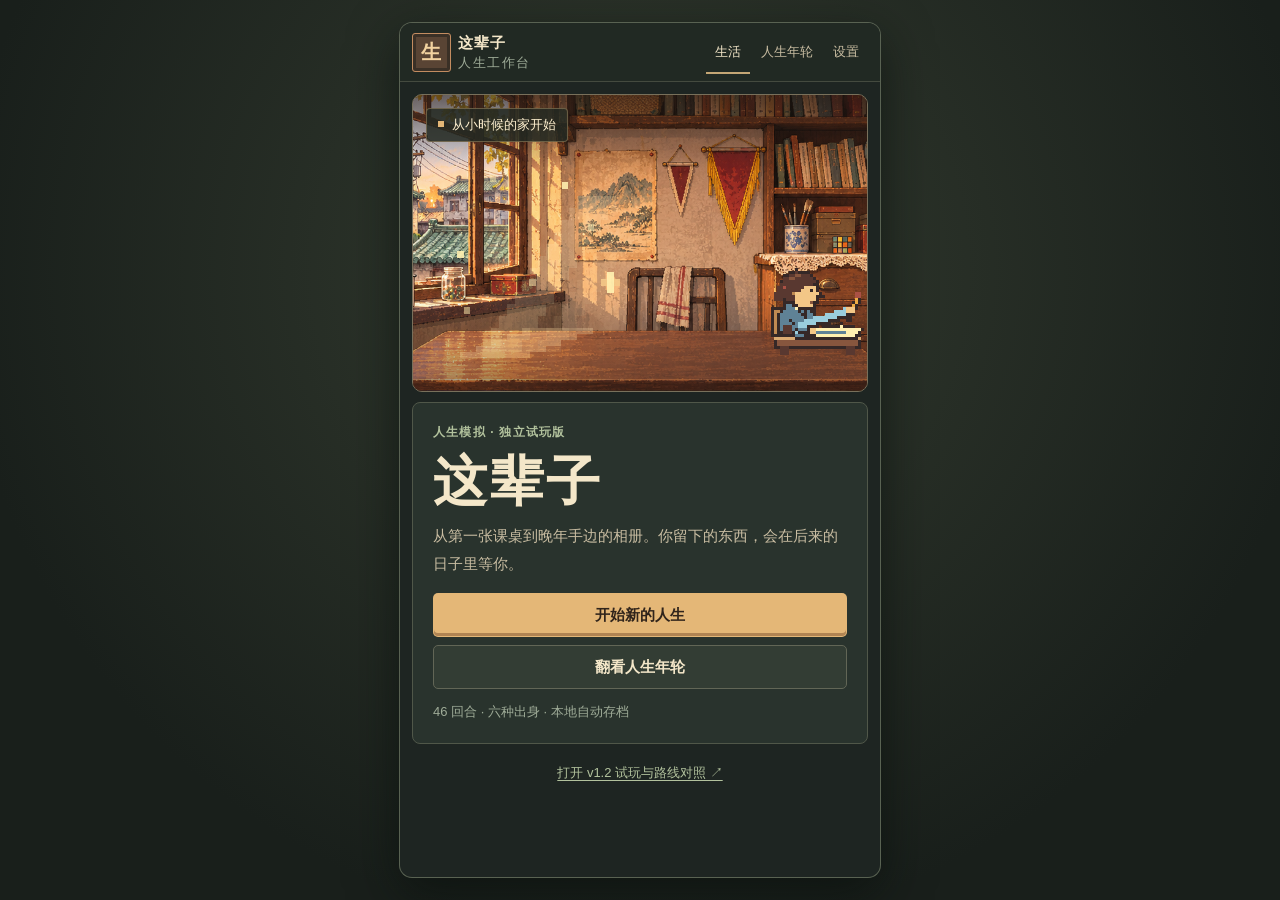
<file: index.html>
<!doctype html>
<html lang="zh-CN">
<head>
  <meta charset="utf-8">
  <meta name="viewport" content="width=device-width, initial-scale=1, viewport-fit=cover">
  <meta name="theme-color" content="#212b29">
  <title>这辈子 · 人生工作台</title>
  <link rel="stylesheet" href="style.css">
  <script defer src="content.js"></script>
  <script defer src="interaction.js"></script>
  <script defer src="guidance.js"></script>
  <script defer src="save.js"></script>
  <script defer src="continuity.js"></script>
  <script defer src="responses.js"></script>
  <script defer src="career-chapters.js"></script>
  <script defer src="dream-chapters.js"></script>
  <script defer src="chapters.js"></script>
  <script defer src="routes.js"></script>
  <script defer src="approved-text.js"></script>
  <script defer src="reviewed-scenes.js"></script>
  <script defer src="engine.js"></script>
  <script defer src="sprite-data.js"></script>
  <script defer src="scenes.js"></script>
  <script defer src="audio.js"></script>
  <script defer src="shop.js"></script>
  <script defer src="dinner.js"></script>
  <script defer src="gift.js"></script>
  <script defer src="app.js"></script>
</head>
<body>
  <div id="app"><noscript>启用 JavaScript 后即可离线游玩《这辈子》。</noscript></div>
  <div class="sr-only" aria-live="polite" id="announcement"></div>
</body>
</html>
</file>
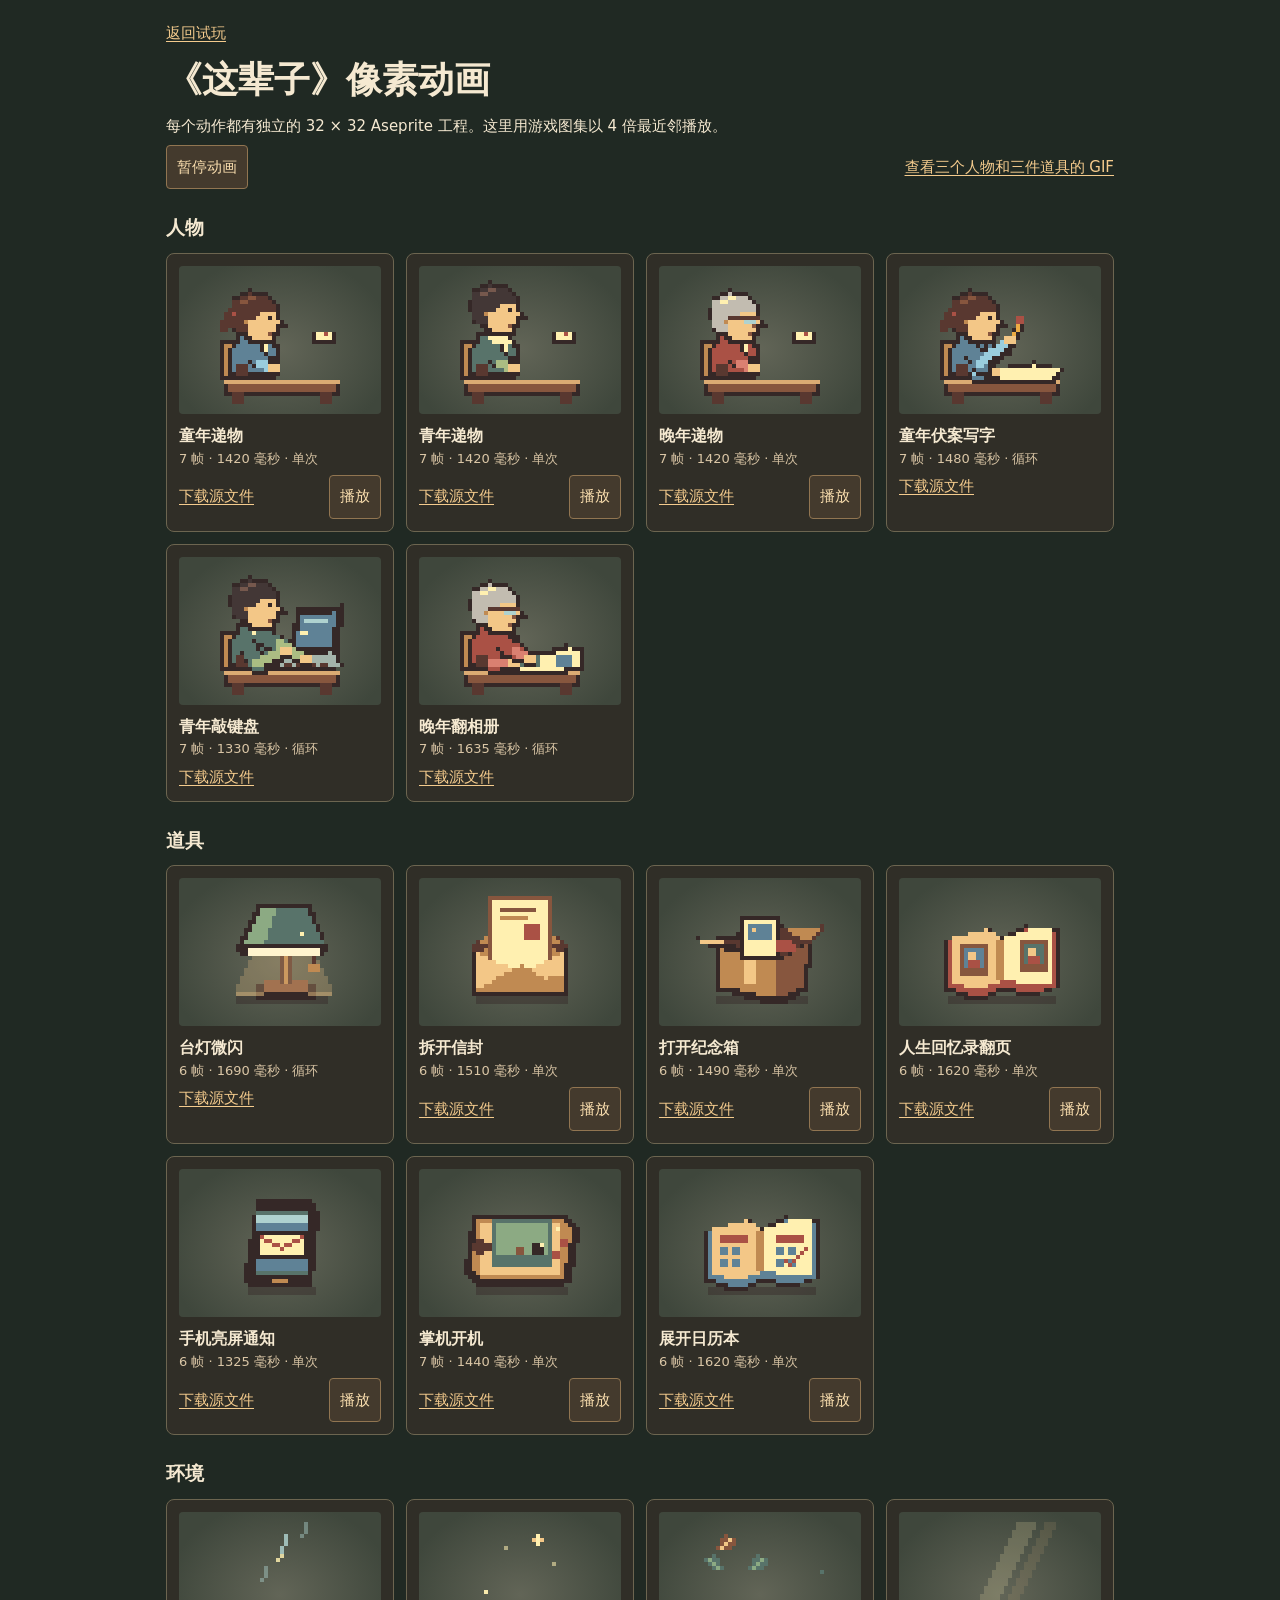
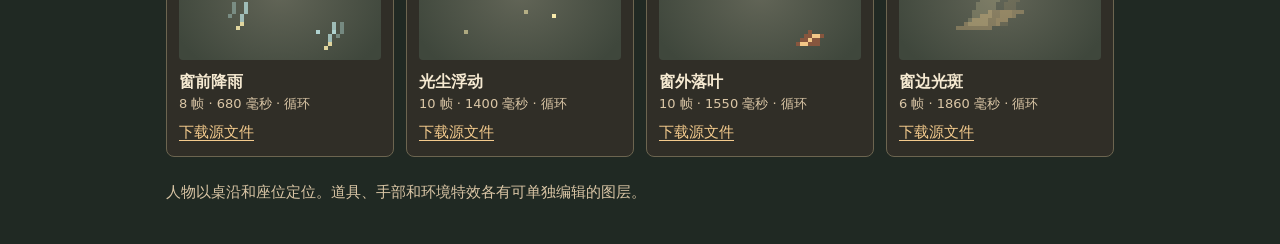
<file: art/index.html>
<!doctype html>
<html lang="zh-CN">
<head>
  <meta charset="utf-8">
  <meta name="viewport" content="width=device-width, initial-scale=1">
  <title>《这辈子》像素动画</title>
  <style>
    * { box-sizing: border-box; }
    body { margin: 0; background: #202923; color: #f5e9d1; font: 15px/1.55 system-ui, sans-serif; }
    main { max-width: 980px; margin: auto; padding: 22px max(16px, env(safe-area-inset-left)) 40px; }
    header { display: grid; gap: 7px; }
    h1, h2, h3, p { margin: 0; }
    h1 { font-size: clamp(25px, 6vw, 36px); }
    h2 { margin-bottom: 10px; font-size: 19px; }
    h3 { font-size: 16px; }
    a { color: #f4cb8d; text-underline-offset: 3px; }
    a:focus-visible, button:focus-visible { outline: 2px solid #f1cf91; outline-offset: 3px; }
    section { margin-top: 24px; }
    .cards { display: grid; grid-template-columns: repeat(auto-fill, minmax(min(200px, 100%), 1fr)); gap: 12px; }
    article { padding: 12px; border: 1px solid #6c6550; border-radius: 8px; background: #302e27; }
    .stage { display: grid; place-items: center; height: 148px; margin-bottom: 10px; border-radius: 4px;
      background: radial-gradient(ellipse at 50% 56%, #626557, #3f473c 80%); }
    .sprite { width: 128px; aspect-ratio: 1; image-rendering: pixelated;
      background-image: url(../assets/objects.png); background-size: var(--atlas); background-repeat: no-repeat; }
    .info { color: #dac6a6; font-size: 13px; margin-bottom: 6px; }
    .actions { display: flex; align-items: center; flex-wrap: wrap; justify-content: space-between; gap: 6px; }
    button { margin: 0; min-height: 44px; color: #fbdfaf; font: inherit; padding: 4px 10px;
      border: 1px solid #917551; border-radius: 4px; background: #443a2d; cursor: pointer; }
    footer { margin-top: 24px; color: #dac6a6; }
  </style>
  <script src="../sprite-data.js" defer></script>
  <script src="../scenes.js" defer></script>
  <script src="preview.js" defer></script>
</head>
<body>
  <main>
    <header>
      <a href="../index.html">返回试玩</a>
      <h1>《这辈子》像素动画</h1>
      <p>每个动作都有独立的 32 × 32 Aseprite 工程。这里用游戏图集以 4 倍最近邻播放。</p>
      <div class="actions">
        <button id="motion" type="button" aria-pressed="false">暂停动画</button>
        <a href="previews/selected-clips.gif">查看三个人物和三件道具的 GIF</a>
      </div>
    </header>
    <div id="clips"></div>
    <footer>人物以桌沿和座位定位。道具、手部和环境特效各有可单独编辑的图层。</footer>
    <noscript>启用 JavaScript 可播放离线预览。各工程位于 animations 目录。</noscript>
  </main>
</body>
</html>
</file>
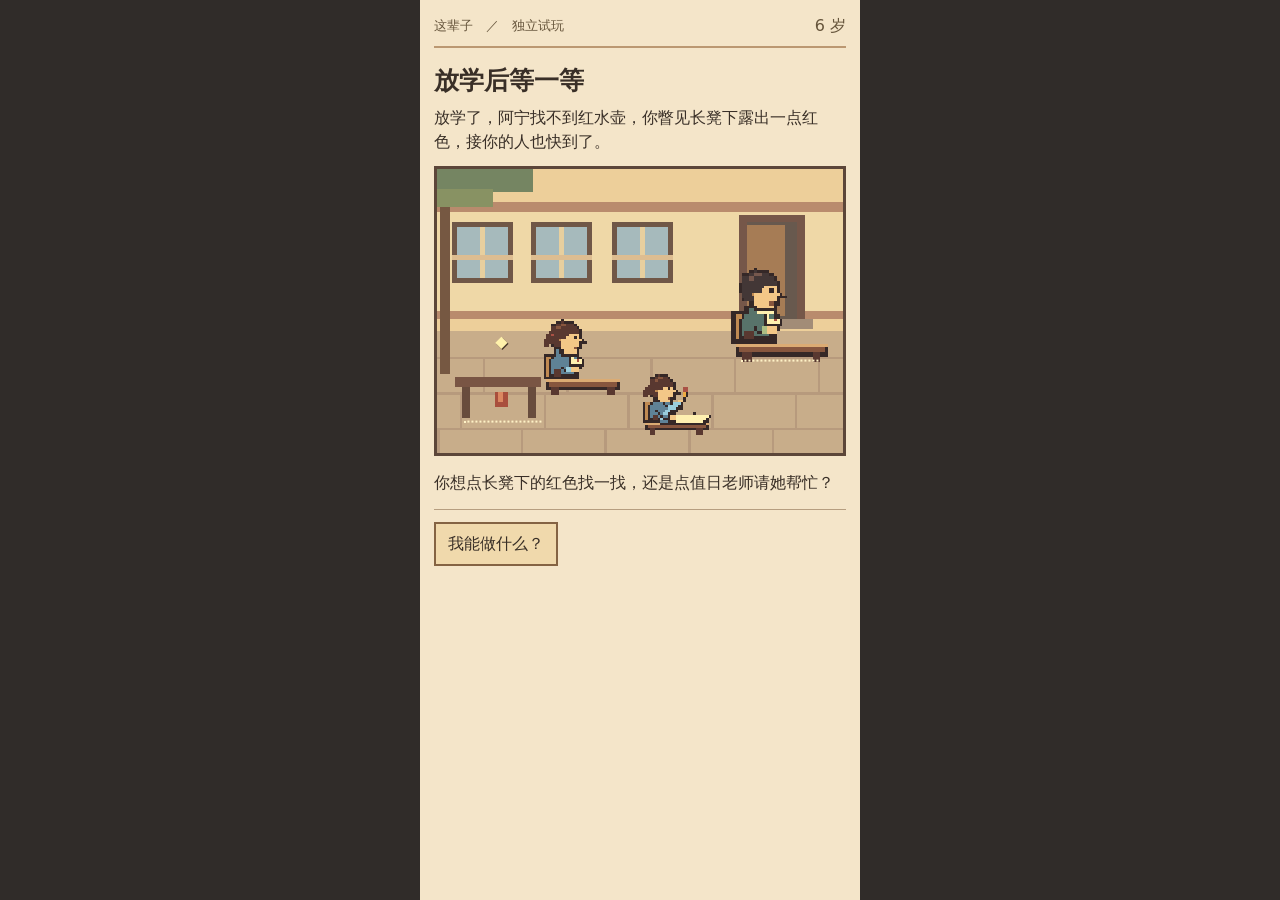
<file: tests/childhood/index.html>
<!doctype html><html lang="zh-CN"><meta charset="utf-8"><meta name="viewport" content="width=device-width,initial-scale=1"><title>放学路上 · 童年试玩</title>
<link rel="stylesheet" href="style.css"><main><header><small>这辈子　／　独立试玩</small><span id="age"></span></header><h1></h1><p id="goal"></p><section aria-label="校门口"><canvas width="160" height="112" aria-hidden="true"></canvas><div id="objects"></div></section><p id="feedback" role="status"></p><footer></footer></main>
<script src="../../sprite-data.js"></script><script src="../../guidance.js"></script><script src="model.js"></script><script src="page.js"></script></html>
</file>
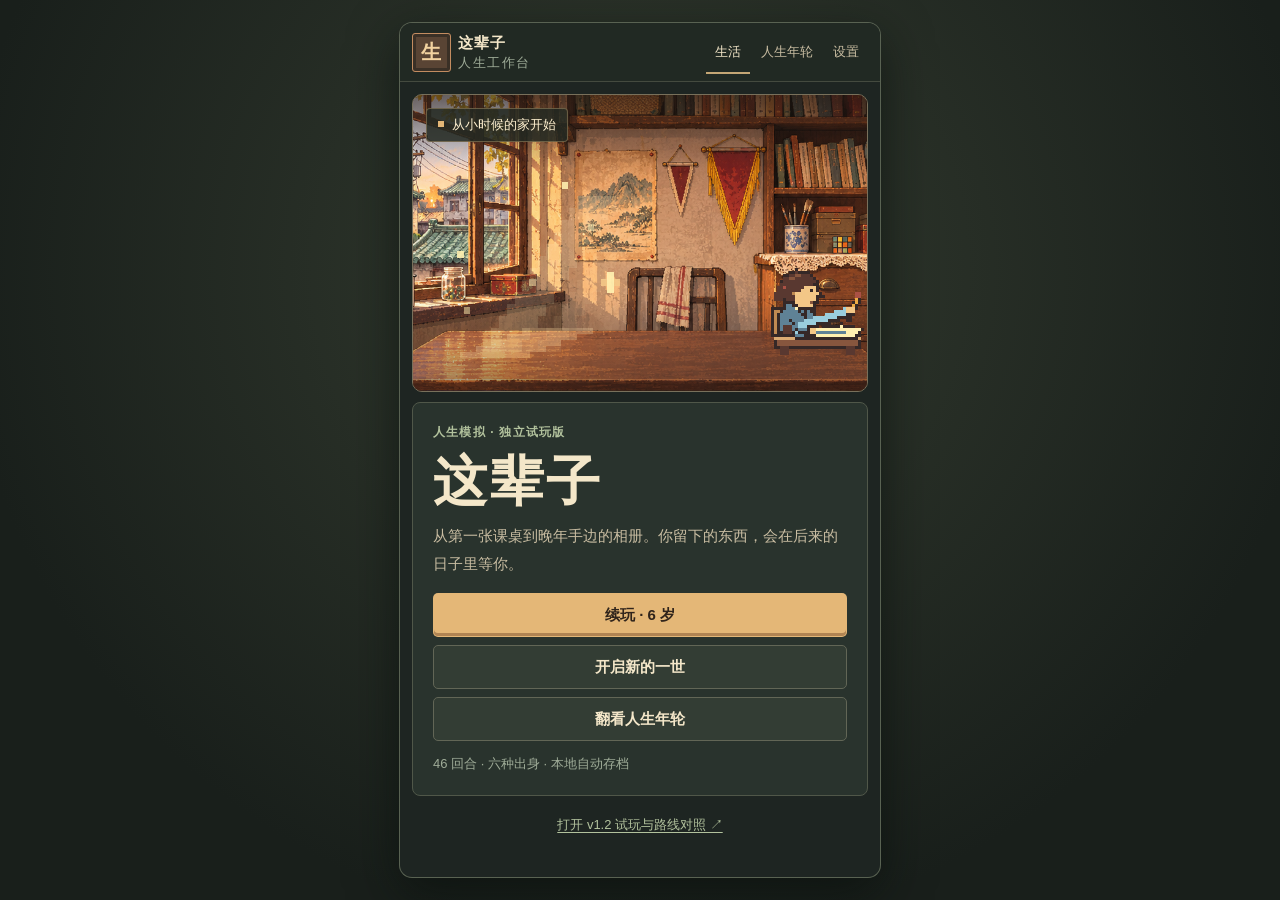
<file: tests/guidance.html>
<!doctype html>
<html lang="zh-CN">
<head>
  <meta charset="utf-8">
  <meta name="viewport" content="width=device-width, initial-scale=1, viewport-fit=cover">
  <meta name="theme-color" content="#212b29">
  <title>这辈子 · 引导演示</title>
  <link rel="stylesheet" href="../style.css">
  <script defer src="../content.js"></script>
  <script defer src="../interaction.js"></script>
  <script defer src="../guidance.js"></script>
  <script defer src="../save.js"></script>
  <script defer src="../continuity.js"></script>
  <script defer src="../responses.js"></script>
  <script defer src="../career-chapters.js"></script>
  <script defer src="../dream-chapters.js"></script>
  <script defer src="../chapters.js"></script>
  <script defer src="../routes.js"></script>
  <script defer src="../engine.js"></script>
  <script defer src="../sprite-data.js"></script>
  <script defer src="../scenes.js"></script>
  <script defer src="../audio.js"></script>
  <script defer src="guidance-fixture.js"></script>
  <script defer src="guidance-demo.js"></script>
  <script defer src="../shop.js"></script>
  <script defer src="../app.js"></script>
</head>
<body>
  <div id="app"><noscript>启用 JavaScript 后即可离线游玩《这辈子》。</noscript></div>
  <div class="sr-only" aria-live="polite" id="announcement"></div>
</body>
</html>
</file>
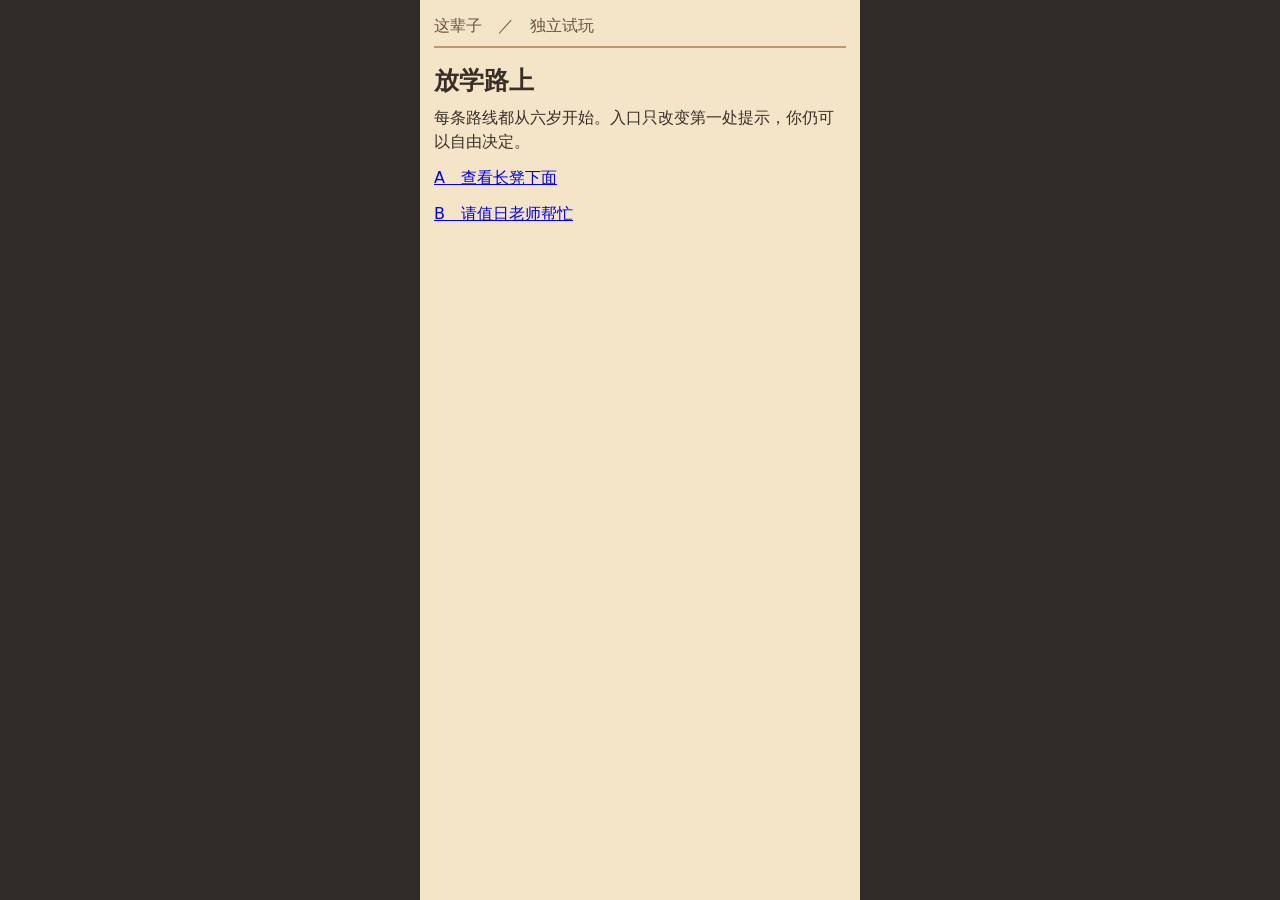
<file: tests/childhood/play.html>
<!doctype html><html lang="zh-CN"><meta charset="utf-8"><meta name="viewport" content="width=device-width,initial-scale=1"><title>童年路线对照</title><link rel="stylesheet" href="style.css"><main><header>这辈子　／　独立试玩</header><h1>放学路上</h1><p>每条路线都从六岁开始。入口只改变第一处提示，你仍可以自由决定。</p><nav><p><a href="index.html#A">A　查看长凳下面</a></p><p><a href="index.html#B">B　请值日老师帮忙</a></p></nav></main></html>
</file>
<file: style.css>
:root {
  color-scheme: dark;
  --game-width: min(calc(100vw - env(safe-area-inset-left, 0px) - env(safe-area-inset-right, 0px)), calc((100vh - env(safe-area-inset-top, 0px) - env(safe-area-inset-bottom, 0px)) * .5625), 480px);
  --bg: #1e2522;
  --surface: #29332d;
  --raised: #313d34;
  --ink: #f4e7c9;
  --muted: #c9bda2;
  --soft: #9fac98;
  --line: #505749;
  --accent: #e4b777;
  --accent-ink: #30241b;
  --sage: #b2c29d;
  --error: #fad1af;
  --display: "Songti SC", "Noto Serif CJK SC", "SimSun", serif;
  --body: -apple-system, BlinkMacSystemFont, "PingFang SC", "Microsoft YaHei", sans-serif;
}
* { box-sizing: border-box; }
body {
  margin: 0;
  block-size: 100vh;
  display: grid;
  place-items: center;
  overflow: hidden;
  padding: env(safe-area-inset-top, 0px) env(safe-area-inset-right, 0px) env(safe-area-inset-bottom, 0px) env(safe-area-inset-left, 0px);
  background: radial-gradient(ellipse at 50% 30%, #343c30 0%, #191f1b 75%);
  color: var(--ink);
  font: 15px/1.65 var(--body);
}
@supports (height: 100dvh) {
  :root { --game-width: min(calc(100vw - env(safe-area-inset-left, 0px) - env(safe-area-inset-right, 0px)), calc((100dvh - env(safe-area-inset-top, 0px) - env(safe-area-inset-bottom, 0px)) * .5625), 480px); }
  body { block-size: 100dvh; }
}
.game-frame {
  inline-size: var(--game-width);
  block-size: calc(var(--game-width) * 16 / 9);
  aspect-ratio: 9 / 16;
  display: grid;
  grid-template-rows: auto minmax(0, 1fr) auto;
  overflow: hidden;
  border-radius: 12px;
  background: var(--bg);
  box-shadow: 0 0 0 1px #596252, 0 16px 50px #080e0bb3;
}
.game-scroll {
  min-block-size: 0;
  overflow: hidden auto;
  overscroll-behavior: contain;
  scrollbar-width: thin;
  scrollbar-color: #626b58 var(--bg);
}
button, input, select { font: inherit; }
button, select { color: inherit; }
button { cursor: pointer; }
button:disabled { cursor: default; opacity: .54; }
:focus-visible { outline: 2px solid #f8d49a; outline-offset: 4px; }
h1:focus { outline: none; }
a { color: var(--sage); text-underline-offset: 3px; }
h1,h2,h3,p,figure,blockquote { margin: 0; }
h1,h2 { font-family: var(--display); font-weight: 700; }
h1 { font-size: clamp(25px,calc(var(--game-width) * .075),35px); line-height: 1.17; letter-spacing: -.035em; }
h2 { font-size: 21px; line-height: 1.28; }
h3 { font-size: 14px; font-weight: 650; }
small { font-size: .84em; }
ol,ul { padding-inline-start: 1.35rem; }
select { max-width:100%; background:#222a25; border:1px solid var(--line); padding: 7px 12px; border-radius: 5px; min-height: 44px; font-size: 16px; }
.sr-only { position:absolute; width:1px; height:1px; padding:0; overflow:hidden; clip:rect(0,0,0,0); white-space:nowrap; }
.top { background:#212923; border-bottom:1px solid #444a3f; }
.top-inner { padding: 7px 12px; display:flex; align-items:center; justify-content:space-between; gap:5px; }
.brand { display:flex; align-items:center; gap:7px; min-height:44px; padding:0; color:var(--ink); background:none; border:0; text-align:left; font-weight:750; line-height:1.15; letter-spacing:.07em; white-space:nowrap; }
.brand small { display:block; color:var(--soft); margin-top:4px; letter-spacing:.12em; font-weight:400; }
.stamp { display:grid; place-items:center; width:39px; height:39px; border:1px solid #c38c60; color:#f2d3a0; box-shadow:inset 0 0 0 3px #3a3026; background:#594434; border-radius:3px; font:700 20px var(--display); }
nav,.groups,.actions,.start-actions,.shelf-actions,.pills,.book-controls { display:flex; align-items:center; flex-wrap:wrap; gap:8px; }
.top nav { gap:2px; flex-wrap:nowrap; }
.nav-btn { padding:6px clamp(4px,calc(var(--game-width) * .019),9px); white-space:nowrap; font-size:13px; min-height:44px; color:var(--muted); background:none; border:0; border-bottom:2px solid transparent; }
.nav-btn[aria-current] { border-color:#c4a675; color:var(--ink); }
.layout,.narrow { padding: 12px; }
.layout > * + * { margin-block-start: 10px; }
.home-footer { text-align:center; font-size:13px; }
.home-footer a { display:inline-block; padding-block:8px; }
.surface { background:var(--surface); border:1px solid var(--line); border-radius:8px; padding:clamp(13px,calc(var(--game-width) * .042),20px); min-width:0; }
.surface > :not(:first-child) { margin-top:12px; }
.heading > * + * { margin-top:8px; }
.kicker { display:block; color:var(--sage); font-size:12px; font-weight:700; letter-spacing:.10em; }
.intro { max-width:61ch; color:var(--muted); }
.start-panel { display:flex; flex-direction:column; justify-content:center; }
.start-panel h1 { font-size:clamp(42px,calc(var(--game-width) * .12),54px); letter-spacing:.05em; }
.start-panel .intro { line-height:1.85; }
.start-actions { display:grid; margin-top:16px !important; }
.primary,.secondary,.small,.chip,.step,.file-pick { border:1px solid transparent; border-radius:5px; min-height:44px; padding:8px 14px; background:transparent; line-height:1.35; font-weight:650; }
.primary { color:var(--accent-ink); background:var(--accent); box-shadow:inset 0 -3px 0 #b08453; }
.primary:hover:enabled { background:#f3ca8d; }
.secondary,.file-pick { background:#333d34; border-color:#626656; }
.secondary:hover,.small:hover,.chip:hover,.file-pick:hover { background:#435044; }
.small,.chip,.step { border-color:#5d6454; color:var(--ink); background:#29362c; font-size:13px; min-height:44px; }
.chip[aria-pressed=true],.chip[aria-current] { color:#fff0cb; background:#4d5140; border-color:#d4ab73; }
.wide { width:100%; }
.quiet-line { color:var(--soft); font-size:13px; }
.fine,.choice-arrow { color:var(--muted); font-size:13px; }
.place { min-width:0; }
.life-hud { display:flex; justify-content:space-between; align-items:end; gap:5px 8px; padding:0 0 7px; flex-wrap:wrap; }
.age { display:block; margin-top:4px; line-height:1; font:700 34px/1 var(--display); }
.age small { font-size:.45em; font-family:var(--body); }
.pills span,.job-in-room { background:#2a382e; padding:3px 6px; border:1px solid #536050; border-radius:4px; color:#e5dfc8; font-size:12px; white-space:nowrap; }
.pills .caution { color:#f9d3ac; border-color:#ae7959; }
.progress { height:3px; background:#4a5043; margin-bottom:8px; overflow:hidden; }
.progress i { display:block; width:var(--progress); height:100%; background:var(--accent); }
.scene { height:calc(var(--game-width) * .45); background:#493b2d; border-radius:10px; border:1px solid #78705b; overflow:hidden; isolation:isolate; position:relative; }
.scene.hero-scene { height:calc(var(--game-width) * .62); }
.scene-image,.scene-shade { position:absolute; inset:0; pointer-events:none; }
.scene-image { background:url(assets/rooms.png) no-repeat center 0 / auto 300%; }
.scene-1 .scene-image { background-position:center 50%; }
.scene-2 .scene-image { background-position:center 100%; }
.scene-shade { background:linear-gradient(#2017129e 0%,transparent 25%,transparent 70%,#26191273 100%); }
.scene figcaption { color:#fff1d0; background:#242a22da; position:absolute; top:13px; left:13px; padding:5px 11px; font-size:13px; border-radius:4px; border:1px solid #c3a57469; }
.scene-dot { display:inline-block; width:6px; height:6px; margin:0 8px 2px 0; background:var(--accent); }
.job-in-room { position:absolute; right:11px; top:14px; }
.sprite { display:inline-block; flex:none; width:36px; aspect-ratio:1; vertical-align:middle; background:url(assets/objects.png) no-repeat; background-size:var(--atlas); image-rendering:pixelated; }
.sprite.prop { width:32px; }
.resident { position:absolute; right:3px; bottom:12%; pointer-events:none; }
.resident .sprite { width:96px; }
.hotspot { display:grid; justify-items:center; align-items:center; gap:3px; position:absolute; bottom:11%; left:50%; translate:-50% 0; padding:2px 9px 6px; border:1px solid #f8d8a1; border-radius:6px; background:#2e3027cf; color:#fff0c5; min-width:104px; min-height:60px; white-space:nowrap; box-shadow:0 3px 14px #2a1d1699; }
.hotspot span:last-child { font-size:12px; }
.hotspot:hover { background:#45483a; }
.desk-items { position:absolute; inset:auto 6% 3%; display:flex; align-items:flex-end; gap:1px; min-height:49px; pointer-events:none; }
.room-prop { padding:0; border:1px solid transparent; background:#2921171f; border-radius:5px; flex:0 1 46px; min-width:44px; min-height:44px; pointer-events:auto; }
.room-prop:nth-child(2n) { translate:0 -6px; }
.room-prop:hover,.room-prop:focus-visible { border-color:var(--accent); background:#2e282970; }
.shelf-actions { margin-top:10px; }
.wish { margin-top:10px; color:#f2d8ae; font-size:14px; }
.wish span { color:var(--sage); margin-right:5px; }
.choices { display:grid; gap:7px; }
.choice { text-align:left; color:inherit; background:#303c32; border:1px solid #575f4d; border-radius:5px; min-height:48px; padding:8px 10px; display:grid; grid-template-columns:auto 1fr auto; align-items:center; gap:9px; }
.choice:hover { background:#3b4a3d; }
.choice[aria-pressed=true] { border-color:#d6ab73; background:#4a4e3d; }
.choice-key { display:grid; place-items:center; min-width:23px; height:23px; background:#232d27; border-radius:3px; color:#e7cea0; font:13px var(--display); }
.birth-note { display:flex; gap:10px; align-items:center; border:1px solid #565b4b; background:#2c372d; padding:10px; border-radius:6px; }
.birth-note .portrait { width:56px; }
.large-sprite { width:80px; }
.interaction-flash { float:right; margin-top:0 !important; margin-left:8px; margin-bottom:4px; }
.interaction-flash .large-sprite { width:64px; }
.risk,.birth-context,.plan-preview,.echo,.notice { background:#3a3e31; border:1px solid #6b624b; border-left:3px solid #c39768; border-radius:4px; padding:9px 11px; color:#f4dbb8; font-size:14px; }
.risk strong,.echo strong { display:block; color:#f2ca90; font-size:12px; margin-bottom:2px; }
.notice { margin:10px 12px 0; }
.bench { background:#242e27; border:1px solid #555d4b; border-radius:7px; padding:12px; clear:both; }
.bench > *+*,.plan-preview > *+*,.activity > *+*,.small-section > *+*,dialog > * + * { margin-top:9px; }
.bench-top { display:flex; align-items:baseline; gap:7px; justify-content:space-between; }
.bench-top h2 { font-size:16px; }
.bench-top span,.drop-slot small,.plan-preview small { color:var(--soft); font-size:12px; }
.drop-slot { min-height:49px; display:flex; justify-content:space-between; gap:8px; align-items:center; border:1px dashed #8e8869; border-radius:5px; padding:6px 9px; font-size:13px; }
.drop-slot span { display:block; color:#e6c894; font-size:11px; }
.small-section,.family,.talent { border-top:1px solid #515748; padding-top:9px; }
.small-section summary,.family summary { cursor:pointer; min-height:44px; padding-block:9px; color:#d8ceab; font-size:14px; }
.family .groups { margin-top:6px; }
.wish-picker { display:grid; gap:6px; font-size:13px; color:var(--soft); }
.attribute-list div,.stats div { display:flex; align-items:center; justify-content:space-between; gap:10px; padding:6px 2px; border-bottom:1px solid #4c5346; }
.attribute-list div span { margin-right:auto; }
.attribute-list .step { min-width:44px; }
.talent { display:grid; gap:6px; }
.changes .tag,.tag { border:1px solid #5f6f53; border-radius:3px; padding:3px 7px; font-size:12px; color:#e6e5c9; }
.changes .drop { border-color:#896c5c; color:#efcfb4; }
.activity { background:#252e26; padding:12px; border-radius:6px; border:1px solid #525b4d; }
.puzzle { display:grid; grid-template-columns:repeat(6,1fr); gap:4px; }
.tile { width:100%; aspect-ratio:1; min-height:32px; border-radius:4px; color:#211b19; border:1px solid #433428; font-weight:750; }
.tile-0 { background:#e9b484; }.tile-1 { background:#c9d39a; }.tile-2 { background:#b6cdda; }.tile-3 { background:#dbc5e7; }.tile-4 { background:#ecd69b; }
#timer { font: 13px var(--body); color:#f6d6aa; }
.tree { border:1px solid #555d4f; border-radius:6px; padding:14px; }
.leaf,.forks article { display:flex; gap:10px; justify-content:space-between; align-items:center; padding:12px 0; border-bottom:1px solid #535c4c; }
.leaf small { display:block; color:var(--soft); }
.leaf button,.forks button { flex-shrink:0; }
.forks p { color:var(--muted); font-size:13px; }
.comparison { display:grid; grid-template-columns:1fr 1fr; gap:9px; margin-top:10px; }
.comparison div { border:1px solid var(--line); border-radius:5px; padding:10px; }
.comparison p { font-size:13px; }
.empty { border:1px dashed #65705a; padding:18px; color:var(--muted); }
.book { background:#e9dab8; color:#302d25; border-color:#ab956c; min-height:390px; }
.book .kicker,.book .fine,.book .forks p { color:#4d5446; }
.book-icon { float:right; width:62px; }
.book-nav { gap:5px; }
.book .chip { background:#ded0ad; color:#312d23; border-color:#968564; }
.book .chip[aria-current] { background:#59614d; color:#fff3d1; border-color:#374633; }
.book .secondary { background:#e4d6b4; color:#29271e; border-color:#9d8b66; }
.book .tag { color:#394534; }
.book-copy,blockquote { font:700 23px/1.65 var(--display); }
.book-sign { color:#545748; }
.book-controls { justify-content:space-between; }
.book .forks article { border-color:#af9b79; }
.book :focus-visible { outline-color:#59482d; }
.timeline { list-style:none; padding:0; }
.timeline li { display:grid; grid-template-columns:64px minmax(0,1fr); gap:9px; border-bottom:1px solid #88836e66; padding:8px 0; }
.timeline time { font-weight:700; }
.timeline p { font-size:14px; }
dialog { background:#2c382e; color:var(--ink); border:1px solid #77755a; border-radius:11px; width:calc(var(--game-width) - 24px); max-height:calc(var(--game-width) * 1.6); overflow:auto; padding:16px; }
dialog::backdrop { background:#101612bc; }
.dialog-head { display:flex; justify-content:space-between; align-items:center; gap:10px; }
.switch,.file-pick { display:inline-flex; gap:6px; align-items:center; min-height:44px; }
.file-pick { cursor:pointer; position:relative; }
.file-pick input { position:absolute; inset:0; opacity:0; width:100%; cursor:pointer; }
.file-pick:focus-within { outline:2px solid var(--accent); }
.object-list { display:grid; grid-template-columns:1fr 1fr; gap:7px; }
.object-list button { display:flex; align-items:center; gap:7px; text-align:left; background:#344035; border:1px solid #606552; border-radius:5px; min-height:54px; }
.object-list small { display:block; color:var(--muted); }
.item-trail { color:var(--muted); }

.turn-footer { background:#242e27; border-top:1px solid #50604e; padding:7px 12px 9px; }
.turn-status { display:flex; justify-content:space-between; gap:6px; margin:0 0 4px; color:var(--muted); font-size:12px; }
.turn-status span { white-space:nowrap; }
.turn-actions { display:flex; gap:7px; }
.turn-actions .primary { flex:1; }
.turn-actions .secondary { flex:none; }
@media (max-width: 480px) {
  .game-frame { border-radius:0; }
}
@media (max-width: 350px), (max-height: 610px) {
  .brand small { display:none; }
  .pills { gap:4px; }
}
.drag-grip { min-width:32px; min-height:32px; display:grid; place-items:center; touch-action:none; cursor:grab; font-size:19px; }
.drop-slot.over { background:#414c39; border-color:var(--accent); }
.drag-ghost { position:fixed; z-index:10; padding:5px 9px; background:var(--accent); color:var(--accent-ink); border-radius:4px; pointer-events:none; transform:translate(-50%,-125%); white-space:nowrap; }
.scene-image { background-color:#493b2d; }
.window-effect,.light-effect { pointer-events:none; position:absolute; }
.window-effect { width:clamp(135px,38%,270px); height:75%; aspect-ratio:auto; top:6%; left:0; opacity:.92; }
.scene-0 .window-effect { left:4%; width:46%; top:13%; }
.scene-1 .window-effect { left:0; top:3%; height:69%; clip-path:polygon(0 0,88% 3%,85% 93%,0 100%); }
.scene-2 .window-effect { left:0; top:5%; height:71%; }
.light-effect { width:55%; height:65%; left:0; bottom:1%; aspect-ratio:auto; mix-blend-mode:screen; opacity:.78; }
.motion-choice { display:flex; align-items:center; justify-content:space-between; gap:10px; }
.opportunities { display:grid; gap:5px; margin:0; padding:0; list-style:none; }
.opportunities li { display:grid; grid-template-columns:1fr auto; gap:2px 6px; padding:8px 10px; border:1px solid #5b644f; border-radius:5px; font-size:13px; }
.opportunities li span { color:#e8c894; }
.opportunities p { grid-column:1/-1; color:var(--muted); }
.relationship-list { margin:0; padding:0; list-style:none; }
.relationship-list li { padding:7px 0; border-bottom:1px solid #4c5346; }
.relationship-list small,.relationship-list p { color:var(--muted); }
.relationship-list p { font-size:13px; }

.day-plan,.packing-board { display:grid; gap:8px; }
.day-track { display:grid; grid-template-columns:repeat(2,minmax(0,1fr)); gap:5px; }
.day-track > div { min-width:0; min-height:48px; padding:5px 7px; border:1px dashed #8b876d; border-radius:5px; color:var(--muted); }
.day-track .scheduled { background:#454936; color:var(--ink); border-style:solid; border-color:#ae956a; }
.day-track small { display:block; color:var(--sage); }
.day-track strong { display:block; line-height:1.3; font-size:13px; }
.day-track.over > div,.packing-zone.over { background:#505842; border-color:var(--accent); }
.day-cards,.packing-objects { display:grid; grid-template-columns:repeat(3,minmax(0,1fr)); gap:5px; }
.day-card,.pack-item { position:relative; display:grid; justify-items:center; align-content:start; min-width:0; padding:5px 4px; min-height:84px; color:var(--ink); border:1px solid #66705d; border-radius:6px; background:#344237; font-size:13px; line-height:1.25; }
.day-card strong,.pack-item strong { overflow-wrap:anywhere; }
.day-card small,.pack-item small,.day-extra small,.packing-zone small { color:var(--muted); }
.day-card .sprite,.pack-item .sprite,.day-extra .sprite,.packing-zone .sprite { width:32px; }
.day-card .drag-grip,.pack-item .drag-grip { position:absolute; right:0; top:0; min-width:36px; min-height:36px; justify-items:end; padding:3px 5px; font-size:16px; }
.day-card[aria-pressed=true],.pack-item[aria-pressed=true],.day-extra[aria-pressed=true] { background:#484c38; border-color:var(--accent); }
.day-extras,.packing-zones { display:grid; grid-template-columns:repeat(2,minmax(0,1fr)); gap:5px; }
.day-extra,.packing-zone button { display:grid; grid-template-columns:auto minmax(0,1fr); align-items:center; gap:0 4px; text-align:left; color:var(--ink); border:1px solid #646e5a; border-radius:5px; padding:5px; min-height:44px; background:#333e32; font-size:13px; line-height:1.3; }
.day-extra small { grid-column:2; }
.packing-board { border-top:1px solid #56604d; padding-top:9px; }
.packing-zone { border:1px dashed #65745c; border-radius:6px; min-width:0; }
.packing-zone button { width:100%; border:none; background:transparent; }
.packing-zone button small { grid-column:2; }
.packed-preview { display:flex; flex-wrap:wrap; justify-content:flex-start; gap:2px; padding:0 5px 3px; }
.packed-preview .sprite { width:24px; }
.bedside-preview {display:flex;align-items:end;gap:8px;min-height:70px;padding:8px 16px;background:linear-gradient(0deg,#70523a 18%,#3b443b 18%);border-radius:5px}
.bedside-preview .sprite {width:64px}
.drawer-handle {position:absolute;left:4px;bottom:2px;min-height:36px;background:#403529;color:#ffebc4}
.room-actions {position:absolute;inset:36% 4% auto;display:flex;align-items:center;justify-content:space-around;gap:4px}
.room-action {min-height:44px;padding:3px 8px;color:#fff0cc;background:#3b392dda;border:1px solid #d9b784;border-radius:5px}
.calendar-slot {border-left:4px solid #d9b784;padding:9px;background:#354736;display:flex;justify-content:space-between}
.room-response {position:absolute;bottom:9%;right:4%;max-width:65%;font-size:12px;background:#faf0d9;color:#3d3428;border-radius:8px;padding:4px 8px;pointer-events:none}
.lamp-actions {position:absolute;left:3%;top:28%;display:grid;gap:2px}
.lamp-actions .chip {min-height:32px;background:#393e30f2}
.room-actions {flex-wrap:wrap}
.room-actions [aria-pressed=true]{outline:2px solid #e4bd7e}
.object-verb {flex-basis:90%;min-height:38px;background:#efcb93;color:#312e22}
.dinner-scene {height:auto;min-height:270px;padding-top:76px}
.dinner-scene .activity {position:relative;margin:6px;background:#283226ed;color:#fff1d4}
.packing-objects {display:flex;overflow-x:auto;padding-bottom:4px;scroll-snap-type:x proximity}
.packing-objects .pack-item {flex:0 0 31%;scroll-snap-align:start}
.dinner-memories {margin-top:6px}
.dinner-memories summary {cursor:pointer;color:#f2d7a7;padding:6px}
.dinner-scene .activity {z-index:1}
.patched-lamp {position:relative}
.patched-lamp::after {content:'';position:absolute;left:27%;top:37%;width:18%;height:5%;background:#d7ac73;box-shadow:0 2px #704b37}

.guide-object {border:1px solid var(--line);border-radius:6px;padding:8px}
.guide-object[data-recommended=true] {border-style:dashed;border-color:var(--accent)}
.guide-object small {font-weight:600}
[data-guide-level="1"] .guide-object[data-recommended=true],
[data-guide-level="2"] .guide-object[data-recommended=true] {outline:2px solid var(--accent);outline-offset:1px}
.guide-hint {border-inline-start:3px solid var(--accent);padding-inline-start:8px}

.shop-panel {border:1px solid var(--line);border-radius:7px;padding:8px;background:var(--surface)}
.shop-panel h1 {font-size:20px;margin:0}
.shop-goal,.shop-info p {margin:3px 0 6px;font-size:14px}
.shop-scene {position:relative;aspect-ratio:180/118;background:url(assets/shop-counter.png) center/100% 100%;image-rendering:pixelated;isolation:isolate;overflow:hidden}
.shop-keeper {position:absolute;right:8%;bottom:47%;width:64px;height:64px;pointer-events:none}
.shop-keeper .sprite {width:64px;height:64px}
.shop-entity {position:absolute;left:var(--x);top:var(--y);transform:translate(-50%,-50%);width:48px;height:48px;min-height:44px;padding:0;border:0;background:transparent;display:grid;place-items:center;touch-action:manipulation}
.shop-entity i {width:48px;height:48px;background:url(assets/shop-objects.png) no-repeat;background-size:192px 48px;background-position-x:calc(var(--cell) * -48px);image-rendering:pixelated;pointer-events:none}
.shop-entity[data-id^=yuan] {touch-action:none;z-index:2}
.shop-entity.paid {pointer-events:none;width:24px;height:24px;min-height:0}
.shop-entity.paid i {width:24px;height:24px;background-size:96px 24px;background-position-x:calc(var(--cell) * -24px)}
.shop-entity.suggested::after,.shop-entity.picked::after {content:'◆';position:absolute;top:-8px;font-size:11px;color:#fff0b0;text-shadow:1px 1px #352827}
.shop-entity.picked,.shop-entity:focus-visible,[data-guide-level="1"] .shop-entity.suggested,[data-guide-level="2"] .shop-entity.suggested {outline:2px dashed #fff0b0;outline-offset:-2px}
.shop-info {padding:6px 2px;min-height:80px}
.shop-info small {color:var(--accent)}

/* 12 歲的飯桌：像素物件與字幕佔用各自的區域。 */
.dinner-panel h1 {font-size:20px;margin:0}
.dinner-goal,.dinner-feedback {font-size:14px;margin:5px 0 8px}
.dinner-room {position:relative;aspect-ratio:150/84;background:url(assets/dinner-room.png) center/100% 100% no-repeat;image-rendering:pixelated;overflow:hidden}
.dinner-entity {position:absolute;transform:translate(-50%,-50%);display:grid;place-items:center;width:48px;height:48px;min-height:44px;padding:0;border:0;background:transparent;touch-action:manipulation}
.dinner-speaker {left:50%;top:37%;width:64px;height:64px}

.dinner-entity.suggested::after {content:'◆';position:absolute;top:0;color:#fff0b0;font-size:11px;text-shadow:1px 1px #352827}
[data-guide-level="1"] .dinner-entity.suggested,[data-guide-level="2"] .dinner-entity.suggested,.dinner-entity:focus-visible {outline:2px dashed #fff0b0;outline-offset:-2px}
.dinner-fish {left:36%;top:68%}
.dinner-fish.passed {left:56%;top:68%}
.dinner-rice {left:75%;top:77%}
.dinner-rice.served {left:77%;top:64%}
.dinner-entity i {width:48px;height:48px;background:url(assets/dinner-food.png) left top/96px 48px no-repeat;image-rendering:pixelated;pointer-events:none}
.dinner-rice i {background-position:right top}
.dinner-speaker i {width:64px;height:64px;background:url(assets/dinner-actor.png) no-repeat;background-size:384px 64px;background-position-x:calc(var(--pose) * -64px);transform:translateX(10px)}
.dinner-replies,.dinner-recall,.dinner-controls {margin-block-start:8px}
.dinner-replies button,.dinner-recall button,.dinner-controls button,.dinner-recall summary {min-height:44px}
.dinner-recall summary {display:list-item;padding-block:11px;cursor:pointer}

.last-fish .dinner-goal {color:#f2d7a7;font-weight:700}
.fish-dialogue {font-size:13px;margin:4px 0 8px;line-height:1.5}
.fish-room {aspect-ratio:150/96;background-position:top center;background-size:100% auto;background-color:#8b6449}
.fish-target {position:absolute;display:grid;place-items:center;transform:translate(-50%,-50%);width:52px;height:52px;min-height:44px;padding:0;border:0;background:none;touch-action:manipulation}
.fish-target:disabled {opacity:1}
.fish-target i {position:absolute;width:52px;height:52px;image-rendering:pixelated;pointer-events:none}
.fish-target small {position:absolute;top:36px;white-space:nowrap;background:#342923;color:#fff0c8;padding:0 4px;font-size:11px;pointer-events:none}
.fish-own small {top:auto;bottom:8px;right:calc(100% - 5px)}
.fish-art {background:url(assets/dinner-last-fish.png) no-repeat;background-size:468px 52px;background-position-x:calc(var(--cel) * -52px)}
.fish-target .fish-adult {width:60px;height:60px;background:url(assets/dinner-actor.png) no-repeat;background-size:360px 60px;background-position-x:calc(var(--pose) * -60px);transform:translate(9px,-1px)}
.fish-speaker {left:35%;top:32%}
.fish-guest {left:64%;top:32%;pointer-events:none}
.fish-plate {left:49%;top:56%}
.fish-own {left:29%;top:74%}
.fish-reserve {left:74%;top:62%}
.fish-player {left:29%;top:87%;pointer-events:none}
.fish-seat {left:86%;top:75%;pointer-events:none}
.fish-placed,.fish-eaten {pointer-events:none}
.fish-eaten {visibility:hidden}
.fish-room.settling .fish-eaten .fish-piece {animation:fish-eat 240ms ease-out}
.fish-target.suggested::after {content:'◆';position:absolute;top:0;color:#ffe4a5;font-size:10px;text-shadow:1px 1px #372923}
.fish-target.selected .fish-dish {filter:drop-shadow(0 0 2px #ffe4a5)}
.fish-target:focus-visible,[data-guide-level="1"] .fish-target.suggested,[data-guide-level="2"] .fish-target.suggested {outline:2px dashed #ffe4a5;outline-offset:-5px}
.fish-hint {margin:6px 0}
.fish-room.settling .player-art {animation:fish-reach 240ms steps(1,end)}
.fish-room.settling .fish-placed .fish-piece {animation:fish-save 240ms ease-out}
@keyframes fish-reach {
  from {background-position-x:0}
  50%,to {background-position-x:-52px}
}
@keyframes fish-save {
  from {opacity:0;transform:translate(-24px,-8px)}
  to {opacity:1;transform:translate(0)}
}

@keyframes fish-eat {
  from {visibility:visible;transform:translate(28px,-16px)}
  65% {visibility:visible;opacity:1}
  to {visibility:visible;opacity:0;transform:translate(0,12px)}
}

/* The pocket money and its destination are part of the scene. */
.gift-panel p {margin:5px 0 8px}
.gift-panel h1 {margin-bottom:4px}
.gift-scene {position:relative;isolation:isolate;overflow:hidden;margin:8px 0;border:2px solid #71523b;aspect-ratio:1.9;background-color:#a97b52;image-rendering:pixelated}
.gift-scene.spring {background-image:url(assets/rooms.png);background-size:100% 300%;background-position:center top}
.gift-scene.school {background:url(assets/yoyo-gate.png) center / 100% 100%}
.gift-art,.sprite.gift-inventory {display:inline-block;width:64px;height:64px;background:url(assets/childhood-gift.png) no-repeat;background-size:2500% 100%;background-position-x:calc(var(--cel,6) * 100% / 24);image-rendering:pixelated;pointer-events:none}
.sprite.gift-inventory {height:auto;background-size:2500% 100%;background-position:25% center}
.gift-scene .gift-person {width:64px;height:64px}
.gift-target {position:absolute;transform:translate(-50%,-50%);width:64px;min-height:44px;height:64px;background:transparent;border:0;display:grid;place-content:center;padding:0;color:#fff0ca}
.gift-target small {position:absolute;bottom:-5px;left:50%;transform:translateX(-50%);white-space:nowrap;background:#503b31;padding:1px 4px;font:12px/1.4 system-ui}
.gift-target.suggested:before {content:'◆';position:absolute;left:46%;top:-3px;color:#ffe798;text-shadow:1px 1px #55392d}
.gift-scene[data-level="1"] .suggested,.gift-scene[data-level="2"] .suggested,.gift-target:focus-visible {outline:2px dotted #ffe798}
.gift-target.box {left:18%;top:73%}.gift-target.family {left:53%;top:37%}.gift-target.drawer {left:82%;top:73%}
.gift-child,.gift-packet,.wrapped,.lantern,.classmate,.playmate,.gift-owner {position:absolute;transform:translate(-50%,-50%);pointer-events:none}
.gift-child {left:35%;top:70%}.gift-packet {left:39%;top:69%;width:42px;height:42px}
.spring[data-decision="box"] .gift-packet {--dx:-21%;--dy:4%}.spring[data-decision="drawer"] .gift-packet {--dx:43%;--dy:4%}
.spring[data-decision="family"] .gift-packet {--dx:14%;--dy:-29%}
.spring[data-decision]:not([data-decision=""]) .gift-packet {animation:put-gift .85s steps(10) both}
@keyframes put-gift {0%{left:39%;top:69%}75%{opacity:1;left:calc(39% + var(--dx));top:calc(69% + var(--dy))}100%{opacity:0;left:calc(39% + var(--dx));top:calc(69% + var(--dy))}}
.wrapped {left:58%;top:43%;width:45px;height:45px;animation:wrap-gift .95s steps(5) both}

.lantern {top:12%;width:40px;height:40px}.lantern.left {left:11%}.lantern.right {left:89%}
.gift-target.buy {top:72%;left:80%}
.classmate {left:29%;top:68%}.playmate {left:49%;top:71%}.spinning {position:absolute;left:55%;top:53%;width:48px;height:48px;animation:yoyo-throw 1.2s steps(12,end) infinite}
@keyframes yoyo-throw {from{background-position-x:33.333333%}to{background-position-x:83.333333%}}
.gift-owner {left:46%;top:71%;animation:take-yoyo .65s steps(7) both}
@keyframes take-yoyo {from{left:75%}}
@media(prefers-reduced-motion:reduce){.spinning,.gift-owner,.wrapped {animation:none}.spring[data-decision]:not([data-decision=""]) .gift-packet {animation:none;opacity:0}}

.gate-sign {position:absolute;right:0;top:0;padding:0 5px;background:#4e5f50;color:#fff1cb;border:1px solid #a58c65;font-size:10px}
.gift-scene .spinning {left:61%;top:46%}
.gift-target.buy .gift-art {width:80px;height:80px}
.spring[data-decision="box"] .box .gift-art {animation:close-gift-box .85s steps(1) both}
@keyframes close-gift-box {0%{background-position-x:0}80%,100%{background-position-x:4.166667%}}
.spring[data-decision="family"] .wrapped {left:84%;top:38%}
@keyframes wrap-gift {0%,55%{opacity:0;left:55%;top:35%}65%{opacity:1;left:55%;top:35%}100%{left:84%;top:38%}}
@media(prefers-reduced-motion:reduce){.spring .box .gift-art {animation-duration:.001s!important}}
.still-gifts .gift-scene * {animation-duration:.001s!important;animation-iteration-count:1!important}

.classmate>.gift-person,.gift-owner>.gift-person {transform-origin:50% 93%;animation:throw-weight 1.2s steps(2) infinite}
@keyframes throw-weight {0%,90%,100%{transform:translateY(0)}20%{transform:translateY(-2px)}45%,60%{transform:translate(2px,1px)}}
@media(prefers-reduced-motion:reduce){.classmate>.gift-person,.gift-owner>.gift-person {animation:none}}

/* The same anchored household sprite opens in place; the envelope travels separately. */
.gift-controls {margin:8px 0}
.gift-controls button {min-height:44px}
.gift-controls .gift-suggested {box-shadow:inset 0 -2px #c79755}
.gift-dialogue {color:#f5d7aa}
.gift-panel[data-beat="retrieved"] p,.gift-panel[data-beat="thought"] p {font-size:14px;line-height:1.45}
.gift-panel[data-beat="retrieved"] .gift-controls {gap:8px}
.yoyo-wood {display:block;width:64px;height:64px;background:url(assets/yoyo-home.png) no-repeat;background-size:1300% 100%;
  background-position-x:calc((var(--wood) + var(--pose,0)) * 100% / 12);image-rendering:pixelated}
.gift-scene[data-beat="retrieved"] .yoyo-wood {--pose:2;animation:open-yoyo-storage .71s linear both}
@keyframes open-yoyo-storage {
  0% {background-position-x:calc(var(--wood) * 100% / 12);animation-timing-function:steps(1)}
  24% {background-position-x:calc((var(--wood) + 1) * 100% / 12);animation-timing-function:steps(1)}
  39% {background-position-x:calc((var(--wood) + 2) * 100% / 12);animation-timing-function:steps(1)}
  63%,100% {background-position-x:calc((var(--wood) + 3) * 100% / 12)}
}
.gift-scene[data-beat="put-back"] .yoyo-wood {animation:open-yoyo-storage .71s .6s linear reverse both}
.gift-target.cabinet {left:80%;top:35%}
.gift-target.yoyo-carer {left:59%;top:56%}
.yoyo-child,.yoyo-envelope,.gift-buyer,.yoyo-cash,.yoyo-handoff,.yoyo-first-try,.legacy-yoyo {position:absolute;transform:translate(-50%,-50%);pointer-events:none}
.yoyo-child {left:43%;top:72%}
[data-place="family"] .yoyo-child {left:34%}
.yoyo-envelope {left:49%;top:75%;width:36px;height:36px}
[data-place="box"] {--from-x:18%;--from-y:65%;--hand-x:31%;--hand-y:56%}
[data-place="drawer"] {--from-x:82%;--from-y:68%;--hand-x:66%;--hand-y:56%}
[data-place="family"] {--from-x:80%;--from-y:34%;--hand-x:64%;--hand-y:55%}
[data-beat="retrieved"] .yoyo-envelope {animation:bring-yoyo-envelope 1.25s steps(1,end) both}
[data-beat="retrieved"][data-place="family"] .yoyo-carer .gift-person {animation:reach-cabinet .86s steps(4,end) both}
@keyframes reach-cabinet {30%,60%{transform:translate(8px,-2px) rotate(-6deg)}}
@keyframes bring-yoyo-envelope {
  0%,33% {left:var(--from-x);top:var(--from-y);opacity:0}
  45% {left:var(--from-x);top:var(--from-y);opacity:1;animation-timing-function:steps(4,end)}
  60% {left:var(--hand-x);top:var(--hand-y);animation-timing-function:steps(6,end)}
  84%,100% {left:49%;top:75%;opacity:1}
}
[data-beat="put-back"] .yoyo-envelope {left:var(--from-x);top:var(--from-y);opacity:0;animation:return-yoyo-envelope 1.4s steps(5,end) both}
@keyframes return-yoyo-envelope {
  0%,20% {left:49%;top:75%;opacity:1}
  55% {left:var(--hand-x);top:var(--hand-y);opacity:1}
  75%,88% {left:var(--from-x);top:var(--from-y);opacity:1}
}
.gift-buyer {left:60%;top:72%}
.yoyo-cash {left:79%;top:60%;width:36px;height:36px;animation:counter-cash .75s steps(6,end) both}
@keyframes counter-cash {0%,20%{left:66%;top:62%}70%,100%{left:79%;top:60%}}
[data-beat="purchase"] .stock .gift-art {visibility:hidden;animation:counter-stock .92s step-end both}
@keyframes counter-stock {from{visibility:visible}}
.yoyo-handoff {left:67%;top:67%;width:48px;height:48px;opacity:0;animation:counter-yoyo .6s .92s steps(5,end) both}
@keyframes counter-yoyo {0%{left:80%;top:72%;opacity:1}80%{opacity:1}100%{opacity:0}}
.yoyo-first-try {left:68%;top:71%;width:46px;height:46px;--cel:15!important;animation:yoyo-throw 1.2s 1.52s steps(12,end) infinite,show-yoyo 1.52s step-end both}
@keyframes show-yoyo {from{visibility:hidden}}
.legacy-yoyo {left:54%;top:65%}
.still-gifts .gift-scene * {animation-delay:0s!important}
@media(prefers-reduced-motion:reduce){
  .gift-scene .yoyo-wood,.gift-scene .gift-person,.gift-scene .yoyo-envelope,.gift-scene .yoyo-cash,
  .gift-scene .stock .gift-art,.gift-scene .yoyo-handoff,.gift-scene .yoyo-first-try {animation:none}
}

/* A short, settled-action flourish beside the equipment-room receipt. */
.echo-play {
  display: block;
  width: 40px;
  height: 40px;
  --start: 0px;
  background: url("assets/echo-play.png") var(--start) 0 / 480px 40px no-repeat;
  image-rendering: pixelated;
  animation: echo-play-once 820ms step-end both;
}
.echo-play.shuttle { --start: -240px; }
@keyframes echo-play-once {
  0% { background-position-x: var(--start); }
  15% { background-position-x: calc(var(--start) - 40px); }
  26% { background-position-x: calc(var(--start) - 80px); }
  38% { background-position-x: calc(var(--start) - 120px); }
  49% { background-position-x: calc(var(--start) - 160px); }
  66%,100% { background-position-x: calc(var(--start) - 200px); }
}
.still-gifts .echo-play { animation: none; background-position-x: calc(var(--start) - 200px); }
@media (prefers-reduced-motion: reduce) {
  .echo-play { animation: none; background-position-x: calc(var(--start) - 200px); }
}

.appointment,.followups { margin: 14px 0; padding: 12px; border: 1px solid #9c9779; border-radius: 8px; }
.appointment h2,.followups h3,.followup-done p { margin: 0; }
.response-row,.followup-done { display: flex; align-items: center; gap: 10px; }
.response-row small { display: block; margin: 6px 0; }
.response-row .chip { white-space: normal; text-align: start; }
.response-row .chip[aria-pressed="true"],.appointment .chip[aria-pressed="true"] { box-shadow: inset 0 -3px #a06a43; }
.stamp-play,.stamp-set { display: inline-block; width: 64px; height: 64px; flex: 0 0 64px;
  background: url('assets/appointment-stamp.png') 100% 0 / 900% 100% no-repeat; image-rendering: pixelated; }
.stamp-play { animation: appointment-stamp 1060ms steps(1,end) both; }
.still-gifts .stamp-play { animation: none; }
@media (prefers-reduced-motion: reduce) { .stamp-play { animation: none; } }
@keyframes appointment-stamp {
  0.000% { background-position: 0.0% 0; }
  16.038% { background-position: 12.5% 0; }
  24.528% { background-position: 25.0% 0; }
  31.132% { background-position: 37.5% 0; }
  36.792% { background-position: 50.0% 0; }
  43.396% { background-position: 62.5% 0; }
  55.660% { background-position: 75.0% 0; }
  64.151% { background-position: 87.5% 0; }
  75.472% { background-position: 100.0% 0; }
  100% { background-position: 100% 0; }
}
.sample-desk { background: #eee3c9; color: #302f29; border: 1px solid #a58a60; border-radius: 6px; padding: 12px; margin: 10px 0; }
.sample-desk > div:first-child { display: flex; align-items: center; gap: 8px; }
.sample-desk .sample-prop { width: 32px; height: 32px; }
.sample-desk p { color: #403b31; }
.shift-clip { display: inline-block; height: 64px; width: 64px; flex-shrink: 0;
  background: url('assets/shift-desk.png') 0 var(--row,0%) / 700% 300% no-repeat; image-rendering: pixelated; }
.shift-clip.socket { --row: 50%; }
.shift-clip.detour { --row: 100%; }
.shift-clip.played { background-position-x: 100%; animation: shift-work 1010ms steps(1,end) both; }
@keyframes shift-work {
  0% { background-position-x: 0%; } 15.842% { background-position-x: 16.6667%; }
  25.743% { background-position-x: 33.3333%; } 33.663% { background-position-x: 50%; }
  42.574% { background-position-x: 66.6667%; } 55.446% { background-position-x: 83.3333%; }
  72.277%,100% { background-position-x: 100%; }
}
.still-gifts .shift-clip { animation: none; }
@media (prefers-reduced-motion: reduce) { .shift-clip { animation: none !important; } }
.scene-detail { display:flex; align-items:center; gap:10px; border-left:3px solid #a78b5d; padding:0 10px; margin:10px 0; }
.scene-detail .detail-prop { width:32px; height:32px; flex:0 0 32px; }
.scene-detail p { margin:0; }
.dream-note{display:inline-block;vertical-align:middle;width:64px;height:64px;background:url(assets/dream-note.png) 100% 0/800% 100%;image-rendering:pixelated;animation:write-note .9s steps(1,end) both}
@keyframes write-note{0%{background-position:0 0}13.33%{background-position:14.2857% 0}22.22%{background-position:28.5714% 0}31.11%{background-position:42.8571% 0}42.22%{background-position:57.1429% 0}53.33%{background-position:71.4286% 0}62.22%{background-position:85.7143% 0}73.33%,100%{background-position:100% 0}}
@media(prefers-reduced-motion:reduce){.dream-note{animation:none}}
.still-gifts .dream-note{animation:none}
.chapter-station{margin:12px 0;padding:4px 12px;border-left:3px solid #568684;background:#f0e6d3;color:#493d35}
.delivery-slip{display:inline-block;vertical-align:middle;width:64px;height:64px;background:url(assets/delivery-slip.png) 100% 0/800% 100%;image-rendering:pixelated;animation:sign-delivery .9s steps(1,end) both}
@keyframes sign-delivery{0%{background-position:0 0}11.11%{background-position:14.2857% 0}20%{background-position:28.5714% 0}28.89%{background-position:42.8571% 0}40%{background-position:57.1429% 0}55.56%{background-position:71.4286% 0}66.67%{background-position:85.7143% 0}77.78%,100%{background-position:100% 0}}
.still-gifts .delivery-slip{animation:none}
@media(prefers-reduced-motion:reduce){.delivery-slip{animation:none}}
.chapter-art{display:block;width:160px;height:72px;margin:8px auto 0;image-rendering:pixelated;background-image:url(assets/life-desks.png);background-size:400% 600%;background-position:100% var(--row,0%);animation:chapter-beat .64s steps(1,end) both}
.chapter-art.campus{--row:20%}.chapter-art.home{--row:40%}.chapter-art.office{--row:60%}.chapter-art.factory{--row:80%}.chapter-art.delivery{--row:100%}
@keyframes chapter-beat{0%{background-position-x:0%}21.875%{background-position-x:33.3333%}37.5%{background-position-x:66.6667%}56.25%,100%{background-position-x:100%}}
.still-gifts .chapter-art{animation:none}
@media(prefers-reduced-motion:reduce){.chapter-art{animation:none}}
.dream-place{width:min(92vw,390px);max-height:86dvh;overflow:auto;box-sizing:border-box;border:3px solid #574c3e;background:#fbefd6;color:#302e2a;padding:16px;border-radius:8px}.dream-place::backdrop{background:#242b29c9}.dream-place h2{margin:0;font-size:1.2rem}.dream-place .chip{margin:4px 2px;white-space:normal}.dream-place .dream-art{background-image:url(assets/dream-places.png);background-size:400% 700%;width:192px;height:96px;max-width:100%;animation:dream-beat .72s steps(1,end) both}.art-07,.art-J05{--row:16.6667%}.art-08,.art-MED{--row:33.3333%}.art-11{--row:50%}.art-12{--row:66.6667%}.art-25,.art-J08{--row:83.3333%}.art-30{--row:100%}
@keyframes dream-beat{0%{background-position:0 var(--row,0%)}25%{background-position:33.3333% var(--row,0%)}41.6667%{background-position:66.6667% var(--row,0%)}63.8889%,100%{background-position:100% var(--row,0%)}}
.still-gifts .dream-place .dream-art{animation:none}@media(prefers-reduced-motion:reduce){.dream-place .dream-art{animation:none}}
.connection-map{display:grid;grid-template-columns:auto 1fr auto;align-items:center;gap:2px;background:#dce5ce;border:2px solid #8a9d84;padding:7px;color:#34483d}.connection-map .chip:last-child{grid-column:3}.connection-map span{text-align:center}
.dream-place .art-J04,.dream-place .art-J06,.dream-place .art-J07{background-image:url(assets/career-places.png);background-size:400% 300%}.art-J04{--row:0%}.art-J06{--row:50%}.art-J07{--row:100%}
.closing-clip {display:block;width:192px;height:96px;image-rendering:pixelated;background:url(assets/kitchen-closing.png) 100% 0/400% 100% no-repeat;animation:dream-beat .72s steps(1,end) both}
.still-gifts .closing-clip {animation:none}
@media(prefers-reduced-motion:reduce){.closing-clip{animation:none}}

.still-gifts .dream-place .dream-art{background-position-x:100%}
@media(prefers-reduced-motion:reduce){.dream-place .dream-art{background-position-x:100%}}

.reviewed-track.chapter-art {
  width: 192px;
  height: 96px;
  max-width: 100%;
  background-image: url(assets/dream-places.png);
  background-size: 400% 700%;
  background-position: 0 0;
  animation: dream-beat 720ms steps(1, end) both;
}
.still-gifts .reviewed-track { animation: none; }
@media (prefers-reduced-motion: reduce) {
  .reviewed-track.chapter-art { animation: none; }
}

.seat-chart {
  display: block;
  width: 96px;
  height: 96px;
  margin: 0 auto;
  background: url(assets/seat-chart.png) 0 0 / 600% 100% no-repeat;
  image-rendering: pixelated;
}
.seat-chart.unfold { animation: unfold-chart 1510ms steps(1, end) both; }
@keyframes unfold-chart {
  0% { background-position-x: 0; }
  25.1656% { background-position-x: 20%; }
  31.7881% { background-position-x: 40%; }
  37.7483% { background-position-x: 60%; }
  45.6954% { background-position-x: 80%; }
  57.6159%, 100% { background-position-x: 100%; }
}
.still-gifts .seat-chart.unfold { animation: none; background-position-x: 100%; }
@media (prefers-reduced-motion: reduce) {
  .seat-chart.unfold { animation: none; background-position-x: 100%; }
}
</file>
<file: tests/childhood/style.css>
*{box-sizing:border-box}body{margin:0;background:#302c29;color:#392f27;font:16px/1.5 system-ui,sans-serif}main{max-width:440px;margin:auto;background:#f4e5c9;padding:14px;min-height:100svh}header,footer{display:flex;justify-content:space-between;align-items:center;gap:8px}header{color:#66553c;border-bottom:2px solid #bb9872;padding-bottom:8px}h1{font-size:25px;margin:14px 0 4px}p{margin:6px 0 12px}section{position:relative;border:3px solid #5c4639}canvas{display:block;width:100%;image-rendering:pixelated}button{font:inherit;color:inherit;cursor:pointer;min-height:44px}footer button{background:#f0d9ac;border:2px solid #846343;padding:6px 12px}section button{position:absolute;background:none;border:0;width:19%;height:29%;min-width:44px;transform:translate(-50%,-100%);border-bottom:2px dotted #fff2c7}section button.rec:before{content:'◆';position:absolute;top:-10px;left:40%;color:#fff1ab;text-shadow:1px 1px #473629}section button.strong,button:focus-visible{outline:2px dashed #783f29}#feedback{padding:9px 0;min-height:48px;border-bottom:1px solid #b69e80}
</file>
